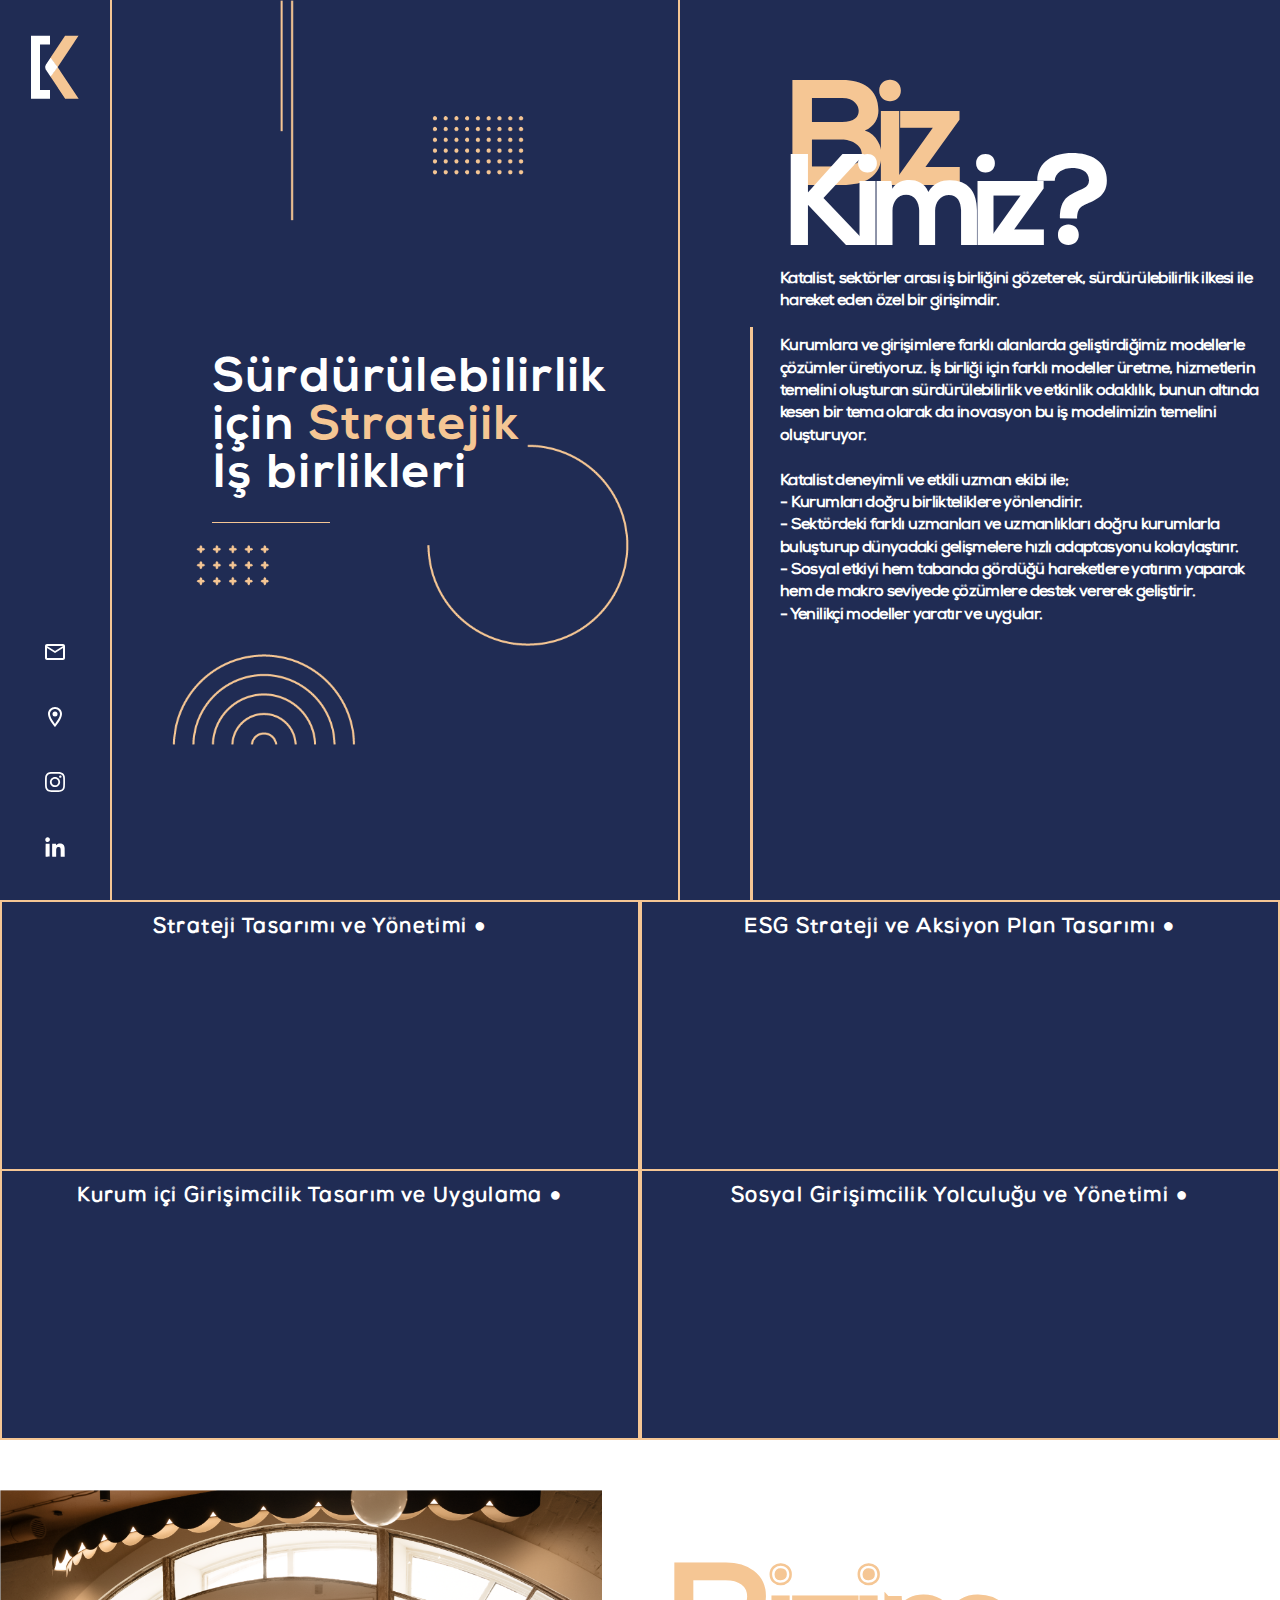
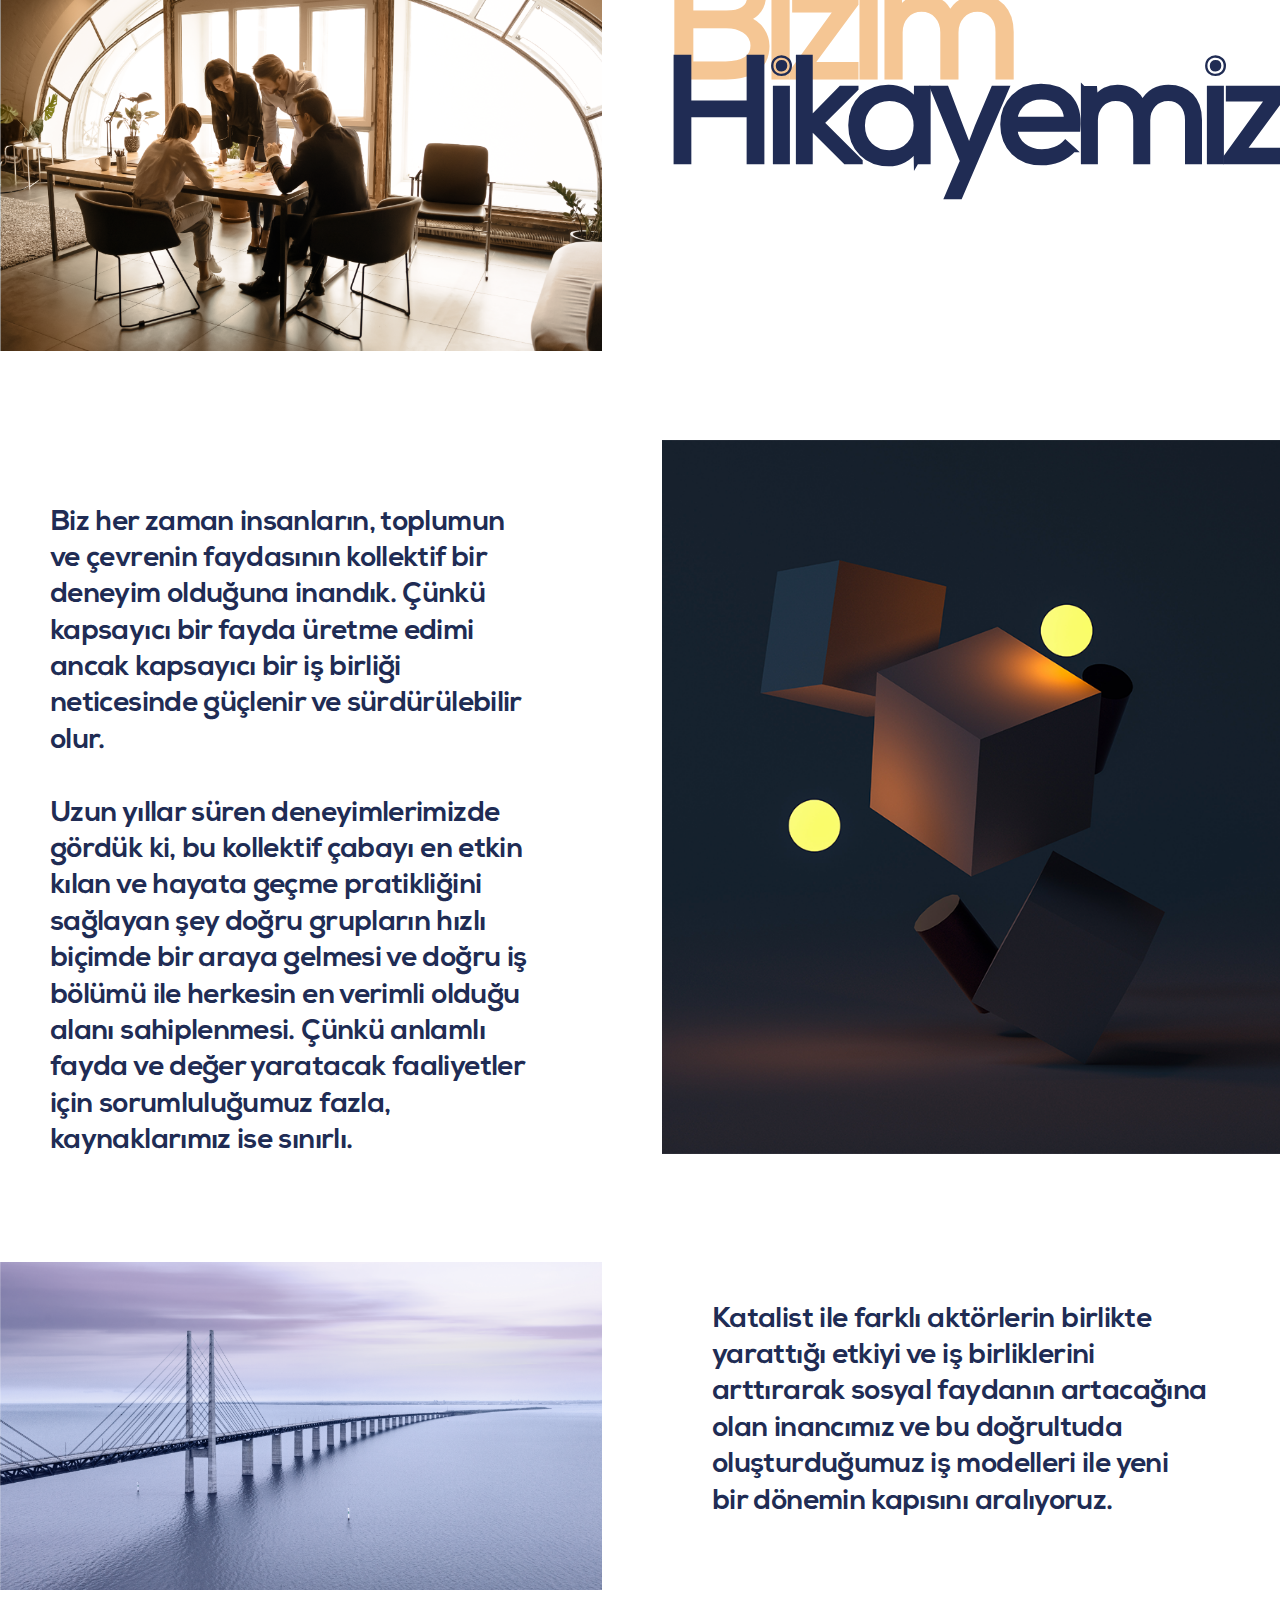
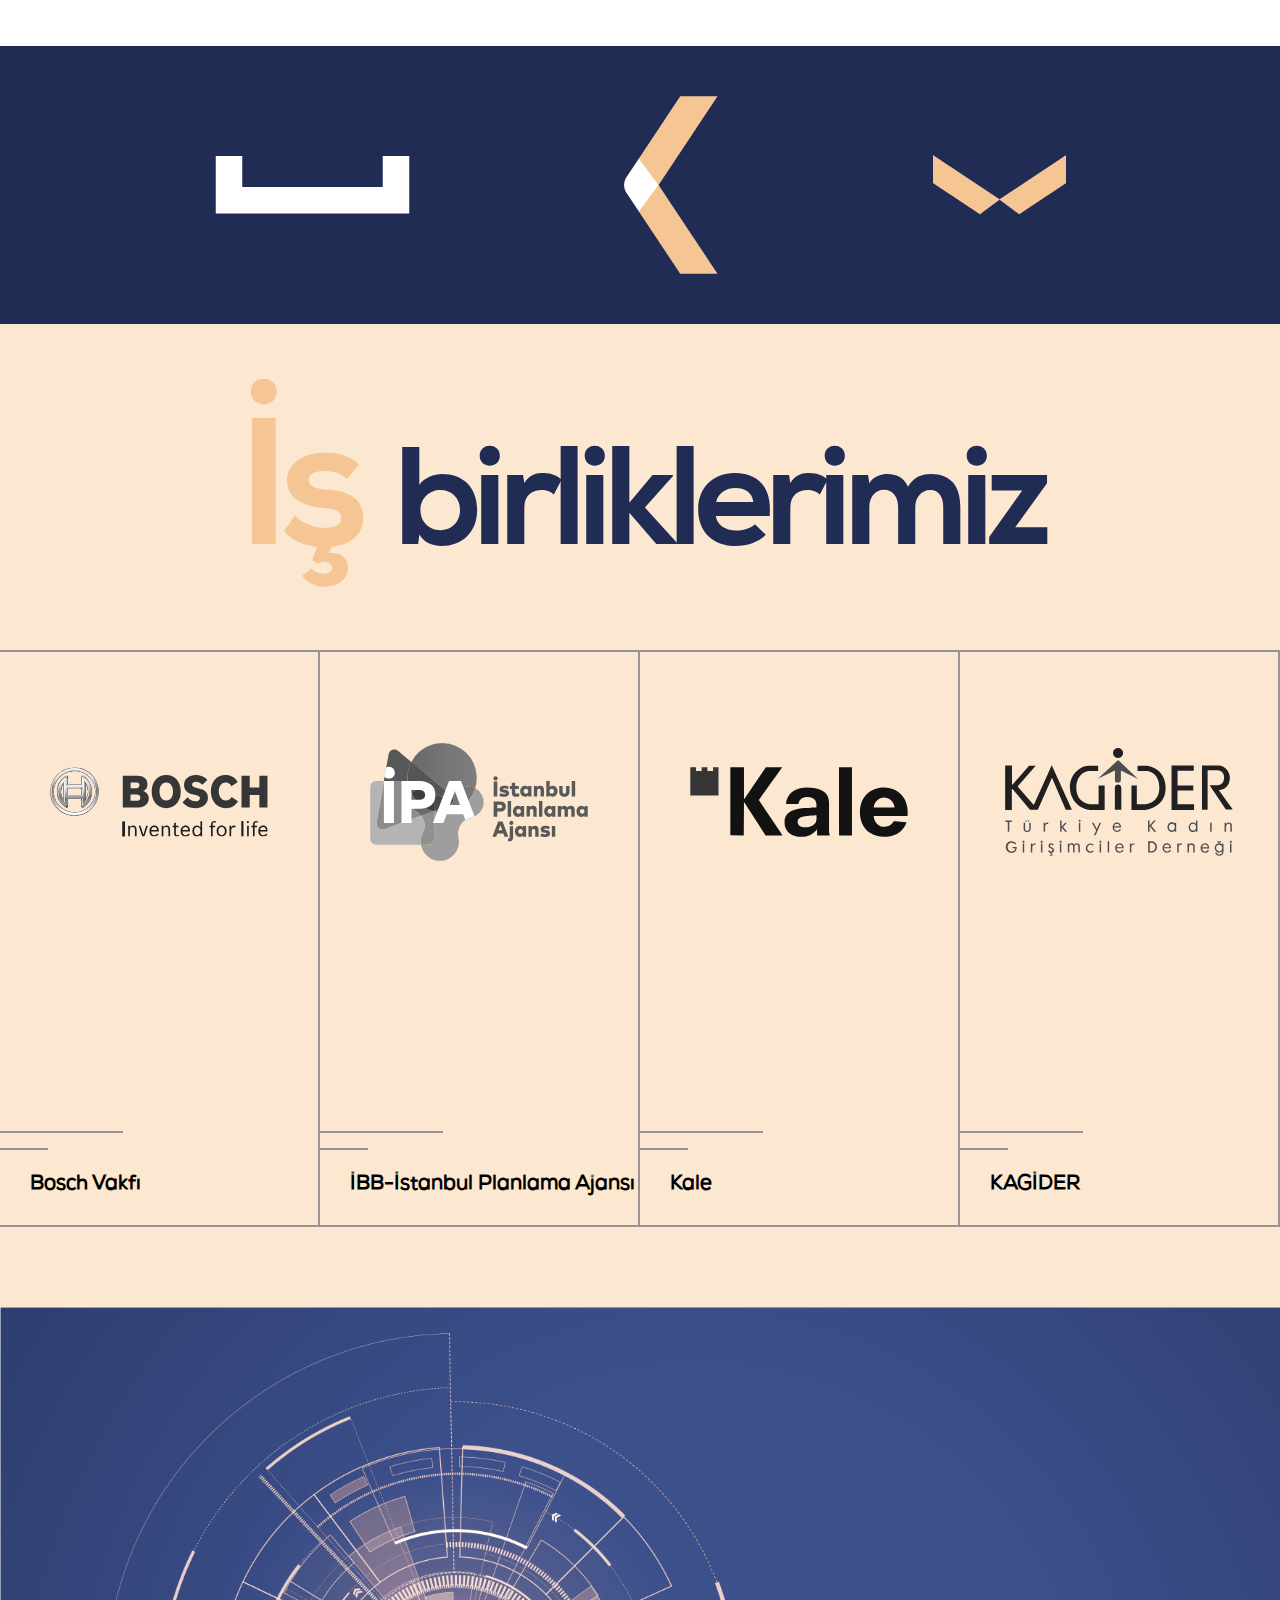
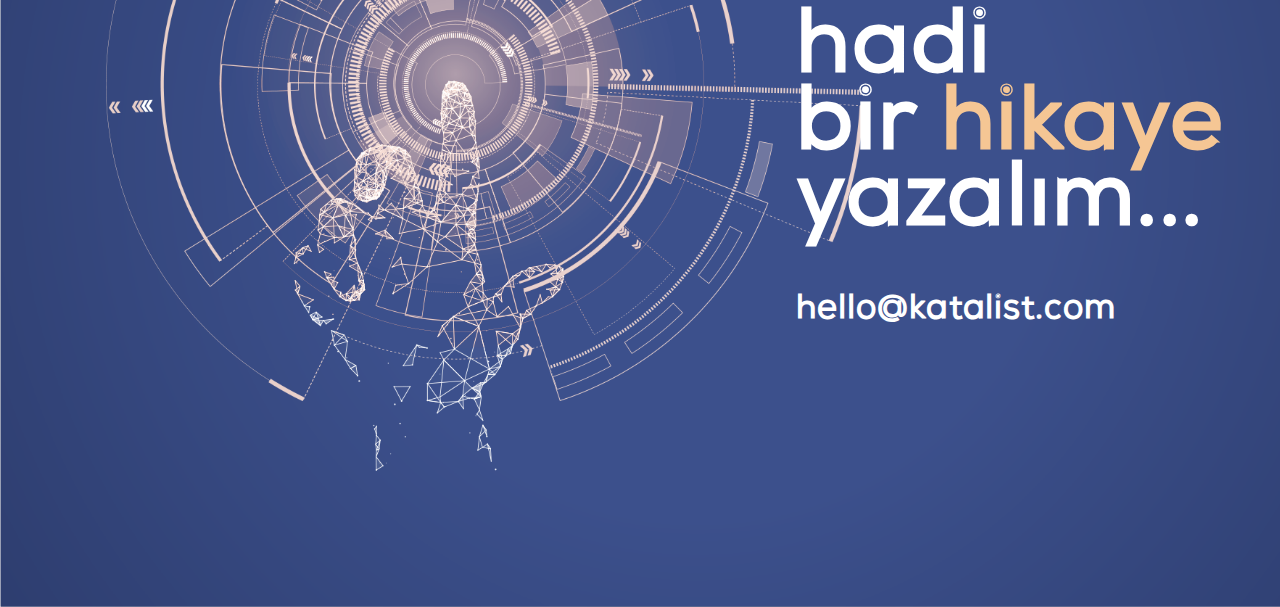
<file: index.html>
<!DOCTYPE html>
<html lang="tr">

<head>
    <meta charset="UTF-8">
    <title>Katalist</title>
    <meta http-equiv="X-UA-Compatible" content="IE=edge">
    <meta name="viewport" content="width=device-width, initial-scale=1.0">
    <link rel="stylesheet" href="./assets/css/bootstrap-grid.min.css">
    <link rel="stylesheet" href="style.css">
</head>

<body>
    <div class="container-fluid">
        <section id="main" class="main">
            <div class="left-menu">
                <div class="logo-container">
                    <img src="./assets/images/brands/logo-white.png" alt="">
                </div>
                <div class="contact-container">
                    <div class="item">
                        <a href="mailto:hello@katal.ist" ><img src="./assets/images/icons/email.svg" alt=""></a>
                    </div>
                    <div class="item">
                        <a href="https://goo.gl/maps/Kr6NARxHB39H1qFt7" target="_blank"><img src="./assets/images/icons/location.svg" alt=""></a>
                    </div>
                    <div class="item">
                        <a href="https://www.instagram.com/katalist_co/" target="_blank"><img src="./assets/images/icons/insta-disi.svg" alt=""></a>
                    </div>
                    <div class="item">
                        <a href="https://www.linkedin.com/company/katalistco" target="_blank"><img src="./assets/images/icons/linkedin-disi.svg" alt=""></a>
                    </div>
                </div>
            </div>
            <div class="main-section">
                <div class="slogan-container">
                    <div class="slogan-item">
                        <h1 class="header">
                            Sürdürülebilirlik<br> için <strong>Stratejik</strong><br> İş&nbsp;birlikleri
                        </h1>
                        <div class="divider"></div>
                        <p class="desc">

                        </p>
                    </div>
                </div>
                <div class="desc-container">
                    <div class="title-container">
                        <h1><strong>Biz</strong><br> Kimiz?</h1>
                    </div>
                    <p>
                        Katalist, sektörler arası iş birliğini gözeterek, sürdürülebilirlik ilkesi ile hareket eden özel
                        bir
                        girişimdir.<br><br>
                        Kurumlara ve girişimlere farklı alanlarda geliştirdiğimiz modellerle çözümler üretiyoruz. İş
                        birliği
                        için
                        farklı modeller üretme, hizmetlerin temelini oluşturan sürdürülebilirlik ve etkinlik odaklılık,
                        bunun
                        altında kesen bir tema olarak da inovasyon bu iş modelimizin temelini oluşturuyor.<br><br>

                        Katalist deneyimli ve etkili uzman ekibi ile; <br>

                        - Kurumları doğru birlikteliklere yönlendirir.<br>
                        - Sektördeki farklı uzmanları ve uzmanlıkları doğru kurumlarla buluşturup dünyadaki gelişmelere
                        hızlı adaptasyonu kolaylaştırır.<br>
                        - Sosyal etkiyi hem tabanda gördüğü hareketlere yatırım yaparak hem de makro seviyede çözümlere
                        destek vererek geliştirir. <br>
                        - Yenilikçi modeller yaratır ve uygular.
                    </p><br>
                    <p>

                    </p>
                </div>
            </div>

        </section>
        <section id="2" class="who-we-are">

            <div class="section-container">


                <div class="services-container">
                    <div class="item border-lr border-b border-t">
                        <p>
                            <b>Strateji Tasarımı ve Yönetimi</b>
                            <strong>●</strong>
                            <br>
                            <br>
                        </p>
                        <p>Paydaşlarımızın kendine özgü kurum kültürü ve farklı ihtiyaçları doğrultusunda sosyal
                            yatırım, sosyal sorumluluk programlarını, katılımlı dönüşüm çalışmaları olarak tasarlamakta
                            ve yönetmekteyiz. Sürdürülebilirlik ve KSS projeleri iletişimi konularında etkili adımlar
                            atılabilmesi ve sonuçlar alınabilmesi için de çözüm ortaklığı yapıyoruz.</p>

                    </div>
                    <div class="item border-lr border-b border-t">
                        <p>
                            <b>ESG Strateji ve Aksiyon Plan Tasarımı</b>
                            <strong>●</strong>
                            <br>
                            <br>
                        </p>
                        <p>Kurumların ESG (Çevresel, sosyal ve yönetişimsel) kriterleri çerçevesinde sürdürülebilir iş
                            modellerini benimserken, etkilerini genişletmelerini ve derinleşmelerini sağlayan strateji
                            ve aksiyon planı tasarlayarak, yönetiyoruz. Her kurumun Sürdürülebilir Kalkınma Hedefleri
                            doğrultusunda aksiyonlarına destek oluyoruz.</p>
                    </div>
                    <div class="item border-lr border-b">
                        <p>
                            <b>Kurum içi Girişimcilik Tasarım ve Uygulama</b>
                            <strong>●</strong>
                            <br><br>
                        </p>
                        <p>Her bir kurum için özelleştirilmiş, kurumun ve insan kaynağı yapısının ihtiyaçları
                            doğrultusunda, kurum kültürünün derinleşmesini sağlayacak değer yaratan ve etkisi yüksek
                            çalışmaların gerçekleşmesini sağlamaktayız.</p>
                    </div>
                    <div class="item border-lr border-b">
                        <p>
                            <b>Sosyal Girişimcilik Yolculuğu ve Yönetimi</b>
                            <strong>●</strong>
                            <br>
                            <br>
                        </p>
                        <p>Sosyal girişimcilerin veya toplumsal fayda odaklı yaratıcı proje üretenlere yönelik olarak
                            finansman kaynakları bulmaları için yönlendirirken, dönüşüm süreçlerinde ihtiyaçları olan
                            konular üzerinden uzmanlık desteği sunuyor ve destekliyoruz. Doğru kurumsal yapıları
                            oluşturmaları, programlamayı kurgulamalarında yol arkadaşlığı yapıyoruz.</p>
                    </div>
                </div>
            </div>
        </section>
        <section id="our-story" class="our-story">
            <div class="story-container">
                <div class="story-left-container">
                    <img src="./assets/images/people/katalist-1.png" alt="">
                    <div class="story-text-container">

                        <p>
                            Biz her zaman insanların, toplumun ve çevrenin faydasının kollektif bir deneyim olduğuna
                            inandık. Çünkü kapsayıcı bir fayda üretme edimi ancak kapsayıcı bir iş birliği neticesinde
                            güçlenir ve sürdürülebilir olur.<br><br>Uzun yıllar süren deneyimlerimizde gördük ki, bu
                            kollektif çabayı en etkin kılan ve hayata geçme
                            pratikliğini sağlayan şey doğru grupların hızlı biçimde bir araya gelmesi ve doğru iş bölümü
                            ile
                            herkesin en verimli olduğu alanı sahiplenmesi. Çünkü anlamlı fayda ve değer yaratacak
                            faaliyetler için sorumluluğumuz fazla, kaynaklarımız ise sınırlı.
                        </p>
                    </div>
                    <img src="./assets/images/people/katalist-3.png" alt="">
                </div>
                <div class="story-right-container">
                    <div class="story-title-container">
                        <h1><strong>Bizim</strong><br> Hikayemiz</h1>
                    </div>
                    <img src="./assets/images/people/katalist-2.png" alt="">
                    <div class="story-text-container">
                        <p>
                            Katalist ile farklı aktörlerin birlikte yarattığı etkiyi ve iş birliklerini arttırarak
                            sosyal faydanın artacağına olan inancımız ve bu doğrultuda oluşturduğumuz iş modelleri ile
                            yeni bir dönemin kapısını aralıyoruz.

                        </p>
                    </div>
                </div>
            </div>
        </section>
        <section id="logo-divider">
            <div class="logo-divider-container">
                <img src="./assets/images/brands/main-logo-1.png" alt="">
                <img src="./assets/images/brands/main-logo-3.png" alt="">
                <img src="./assets/images/brands/main-logo-2.png" alt="">
            </div>
        </section>
        <section id="2" class="our-collaborations">
            <div class="section-container-col">
                <div class="title-container-col">
                    <h1><strong>İş </strong>birliklerimiz</h1>
                </div>
                <div class="flex-container">
                    <div class="box"><a href="./collab-1.html"><img id="boximg3" src="./assets/images/our-brands/Bosch.svg"></a>
                        <hr class="hr1">
                        <hr class="hr2">
                        <h6>Bosch Vakfı</h6>
                    </div>
                    <div class="box"><a href="./collab-4.html"><img id="boximg1" src="./assets/images/our-brands/IPA.svg"></a>
                        <hr class="hr1">
                        <hr class="hr2">
                        <h6>İBB-İstanbul Planlama Ajansı</h6>
                    </div>
                    <div class="box"><a href="./collab-3.html"><img id="boximg2" src="./assets/images/our-brands/Kale.svg"></a>
                        <hr class="hr1">
                        <hr class="hr2">
                        <h6>Kale</h6>
                    </div>      
                    <div class="box"><a href="./collab-2.html"><img id="boximg4" src="./assets/images//our-brands/Kagider.svg"></a>
                        <hr class="hr1">
                        <hr class="hr2">
                        <h6>KAGİDER</h6>
                    </div>
                </div>
            </div>
        </section>

        <footer>
            <div class="footer-container">
                <div class="footer-slogan-container">
                    <p class="slogan-text">
                        hadi<br>
                        bir <strong>hikaye</strong><br>
                        yazalım...
                    </p>
                    <a href="mailto:hello@katalist.com">
                        <p>hello@katalist.com</p>
                    </a>
                </div>
            </div>

        </footer>
    </div>

    <script src="./assets/js/jquery-3.6.0.min.js"></script>
    <script src="./assets/js/bootstrap.min.js"></script>
    <script src="./main.js"></script>
</body>

</html>
</file>
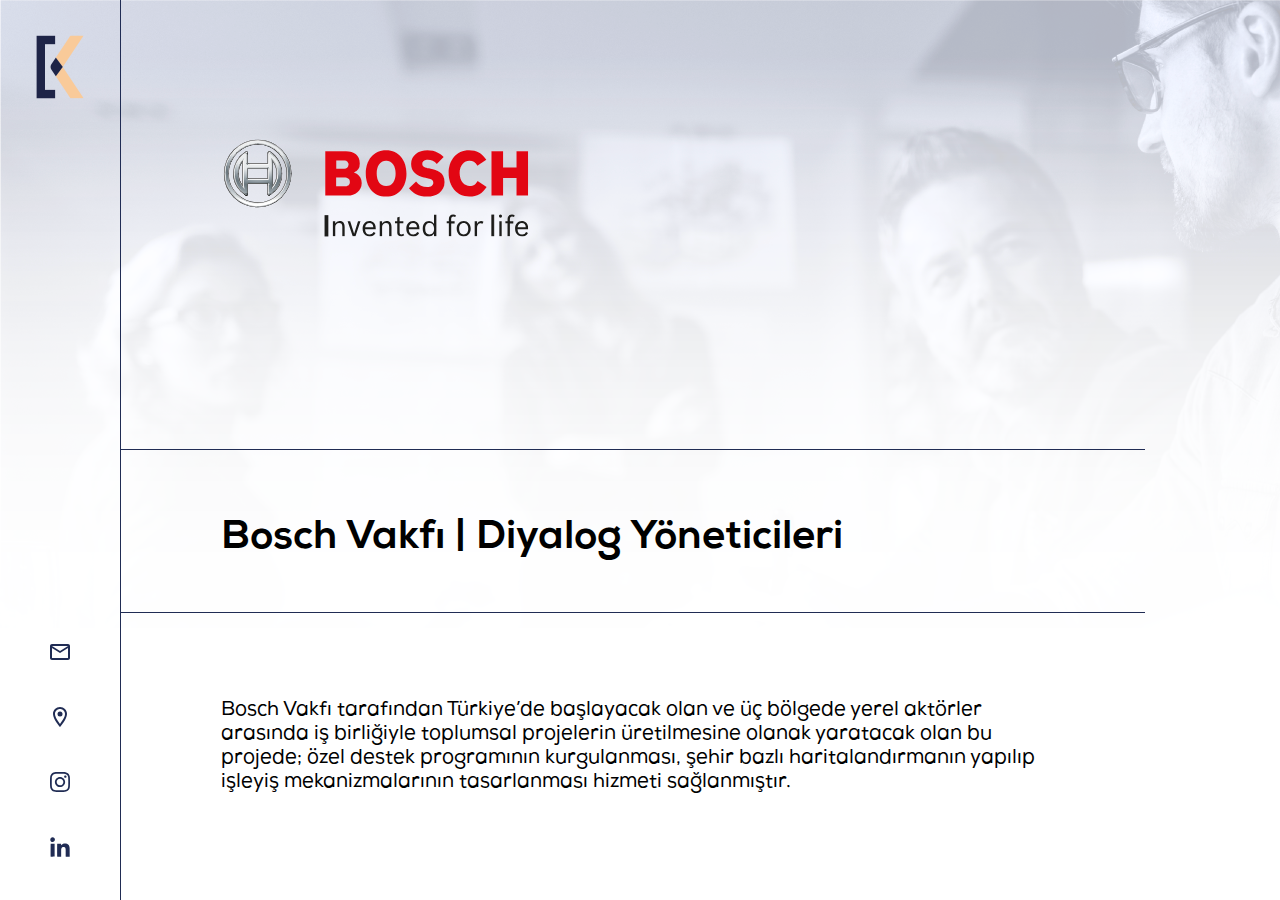
<file: collab-1.html>
<!DOCTYPE html>
<html lang="tr">
<head>
    <meta charset="UTF-8">
    <title>Katalist</title>
    <link rel="stylesheet" href="./assets/css/bootstrap-grid.min.css">
    <link rel="stylesheet" href="style.css">
</head>
<body>
<div class="container-fluid">
    <section id="main-collab" class="main-collab">
        <div class="left-menu">
            <div class="logo-container">
                <a href="./index.html"><img src="./assets/images/brands/logo-colour.png" alt=""></a>
            </div>
            <div class="contact-container">
                <div class="item">
                    <img src="./assets/images/icons/emailblue.svg" alt="">
                </div>
                <div class="item">
                    <img src="./assets/images/icons/locationblue.svg" alt="">
                </div>
                <div class="item">
                    <img src="./assets/images/icons/insta.svg" alt="">
                </div>
                <div class="item">
                    <img src="./assets/images/icons/linkedin.svg" alt="">
                </div>
            </div>
        </div>
        <div class="collab-container-main">
            <div class="collab-item">
                <img src="./assets/images/our-brands/Bosch.svg" alt="">                
            </div> 
            <br>
            <div style="width: 100%; height: 1px; background-color: #202c54;"></div>
            <div class="collab-container">
                <div class="collab-item">
                    <br>
                <h1 id="collab-h1">Bosch Vakfı | Diyalog Yöneticileri</h1>  
                </div>
            </div>
            <div style="width: 100%; height: 1px; background-color: #202c54;"></div>
            <div class="collab-container">
                <div class="collab-item">
                    <br><br>
                <p>Bosch Vakfı tarafından Türkiye’de başlayacak olan ve üç bölgede yerel aktörler arasında iş birliğiyle toplumsal projelerin üretilmesine olanak yaratacak olan bu projede; özel destek programının kurgulanması, şehir bazlı haritalandırmanın yapılıp işleyiş mekanizmalarının tasarlanması hizmeti sağlanmıştır.
</p><br><br><br>
                        
                </div>
            </div>
            
    </section>
</div>

<script src="./assets/js/jquery-3.6.0.min.js"></script>
<script src="./assets/js/bootstrap.min.js"></script>
</body>
</html>
</file>
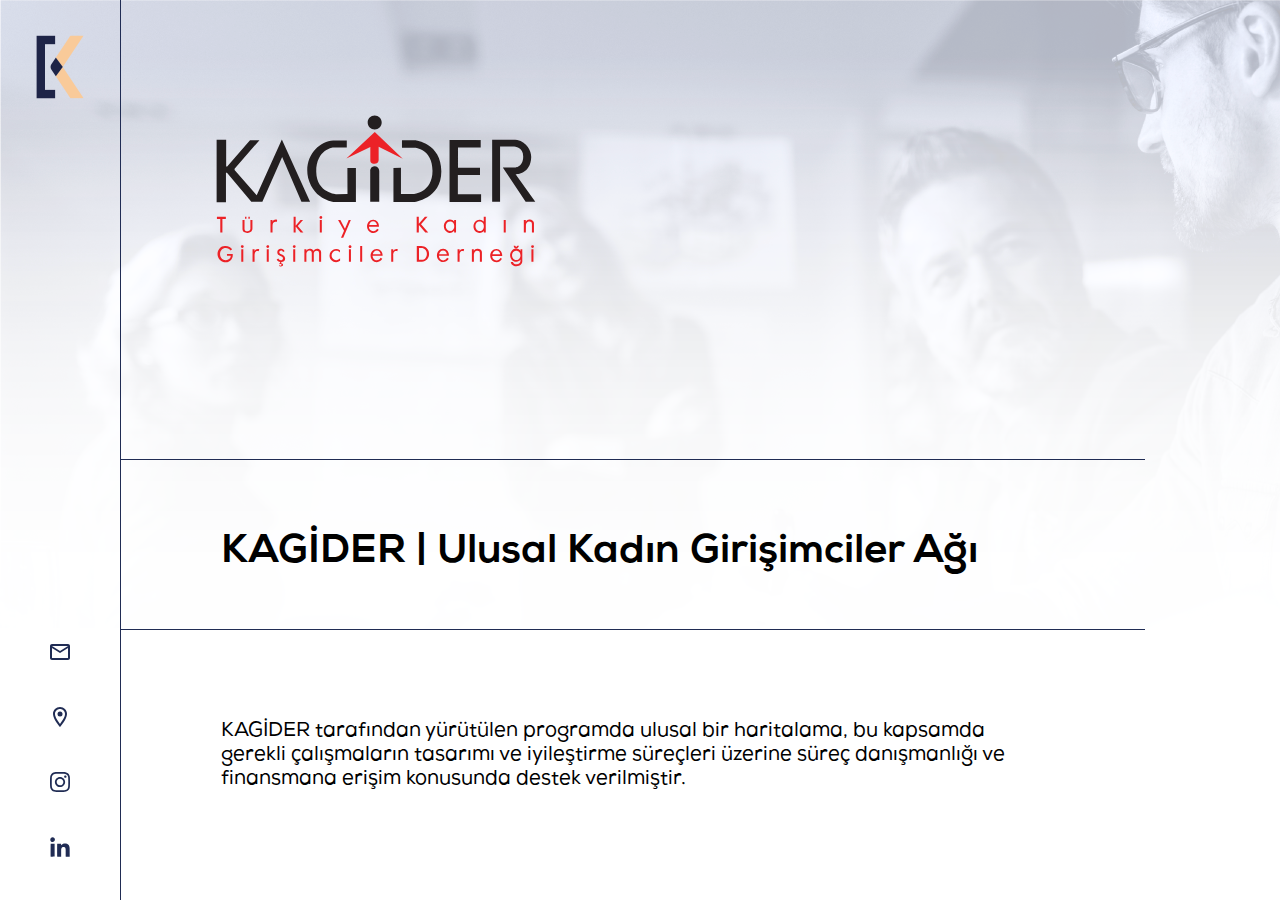
<file: collab-2.html>
<!DOCTYPE html>
<html lang="tr">
<head>
    <meta charset="UTF-8">
    <title>Katalist</title>
    <link rel="stylesheet" href="./assets/css/bootstrap-grid.min.css">
    <link rel="stylesheet" href="style.css">
</head>
<body>
<div class="container-fluid">
    <section id="main-collab" class="main-collab">
        <div class="left-menu">
            <div class="logo-container">
                <a href="./index.html"><img src="./assets/images/brands/logo-colour.png" alt=""></a>
            </div>
            <div class="contact-container">
                <div class="item">
                    <img src="./assets/images/icons/emailblue.svg" alt="">
                </div>
                <div class="item">
                    <img src="./assets/images/icons/locationblue.svg" alt="">
                </div>
                <div class="item">
                    <img src="./assets/images/icons/insta.svg" alt="">
                </div>
                <div class="item">
                    <img src="./assets/images/icons/linkedin.svg" alt="">
                </div>
            </div>
        </div>
        <div class="collab-container-main">
            <div class="collab-item">
                <img src="./assets/images/our-brands/Kagider.svg" alt="">                
            </div> 
            <br>
            <div style="width: 100%; height: 1px; background-color: #202c54;"></div>
            <div class="collab-container">
                <div class="collab-item">
                    <br>
                <h1 id="collab-h1">KAGİDER | Ulusal Kadın Girişimciler Ağı</h1>  
                </div>
            </div>
            <div style="width: 100%; height: 1px; background-color: #202c54;"></div>
            <div class="collab-container">
                <div class="collab-item">
                    <br><br>
                <p>KAGİDER tarafından yürütülen programda ulusal bir haritalama, bu kapsamda gerekli çalışmaların tasarımı ve iyileştirme süreçleri üzerine süreç danışmanlığı ve finansmana erişim konusunda destek verilmiştir.</p><br><br><br>
                        
                </div>
            </div>
            
    </section>
</div>

<script src="./assets/js/jquery-3.6.0.min.js"></script>
<script src="./assets/js/bootstrap.min.js"></script>
</body>
</html>
</file>
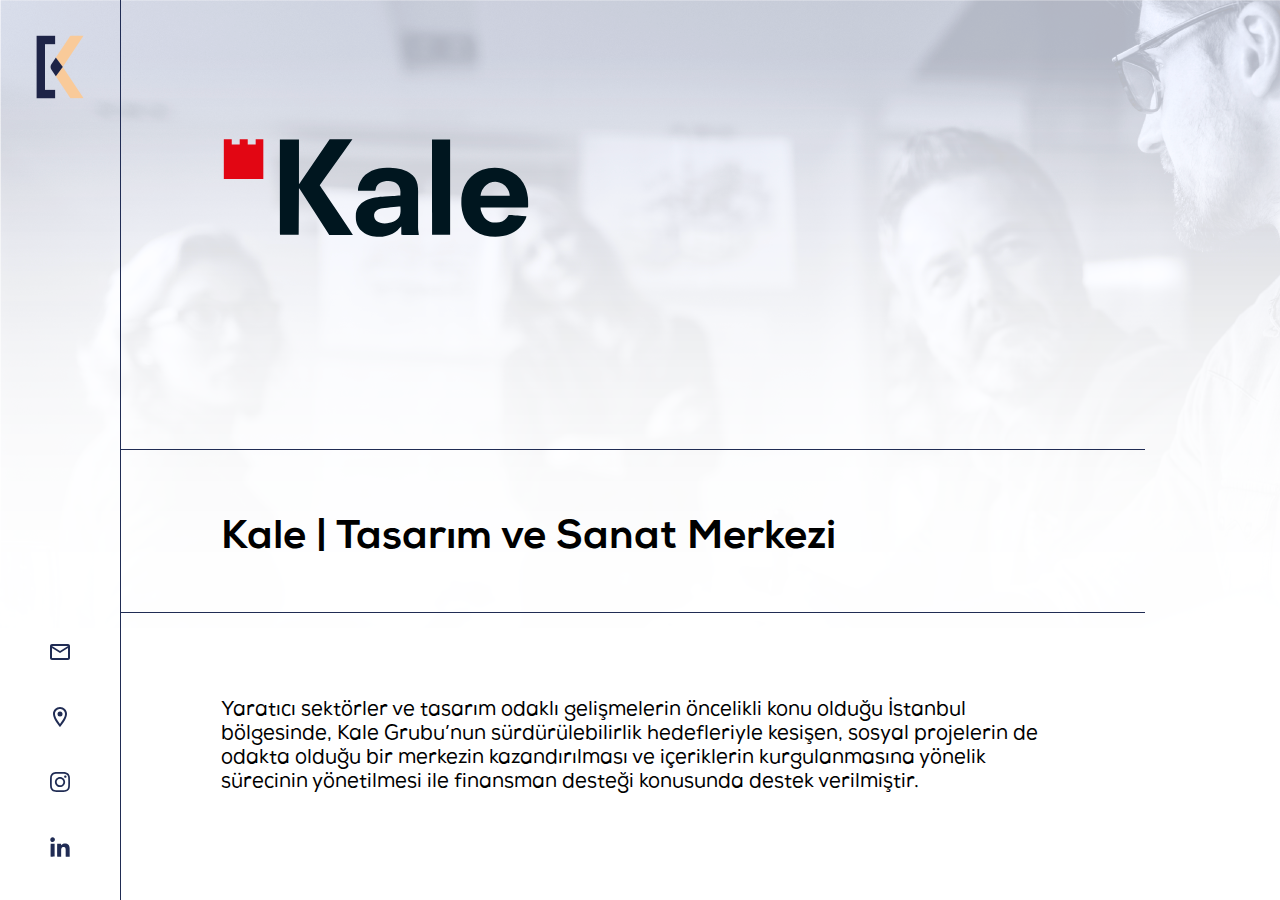
<file: collab-3.html>
<!DOCTYPE html>
<html lang="tr">
<head>
    <meta charset="UTF-8">
    <title>Katalist</title>
    <link rel="stylesheet" href="./assets/css/bootstrap-grid.min.css">
    <link rel="stylesheet" href="style.css">
</head>
<body>
<div class="container-fluid">
    <section id="main-collab" class="main-collab">
        <div class="left-menu">
            <div class="logo-container">
                <a href="./index.html"><img src="./assets/images/brands/logo-colour.png" alt=""></a>
            </div>
            <div class="contact-container">
                <div class="item">
                    <img src="./assets/images/icons/emailblue.svg" alt="">
                </div>
                <div class="item">
                    <img src="./assets/images/icons/locationblue.svg" alt="">
                </div>
                <div class="item">
                    <img src="./assets/images/icons/insta.svg" alt="">
                </div>
                <div class="item">
                    <img src="./assets/images/icons/linkedin.svg" alt="">
                </div>
            </div>
        </div>
        <div class="collab-container-main">
            <div class="collab-item">
                <img src="./assets/images/our-brands/Kale.svg" alt="">                
            </div> 
            <br>
            <div style="width: 100%; height: 1px; background-color: #202c54;"></div>
            <div class="collab-container">
                <div class="collab-item">
                    <br>
                <h1 id="collab-h1">Kale | Tasarım ve Sanat Merkezi</h1>  
                </div>
            </div>
            <div style="width: 100%; height: 1px; background-color: #202c54;"></div>
            <div class="collab-container">
                <div class="collab-item">
                    <br><br>
                <p>Yaratıcı sektörler ve tasarım odaklı gelişmelerin öncelikli konu olduğu İstanbul bölgesinde, Kale Grubu’nun sürdürülebilirlik hedefleriyle kesişen, sosyal projelerin de odakta olduğu bir merkezin kazandırılması ve içeriklerin kurgulanmasına yönelik sürecinin yönetilmesi ile finansman desteği konusunda destek verilmiştir.</p><br><br><br>
                        
                </div>
            </div>
            
    </section>
</div>

<script src="./assets/js/jquery-3.6.0.min.js"></script>
<script src="./assets/js/bootstrap.min.js"></script>
</body>
</html>
</file>
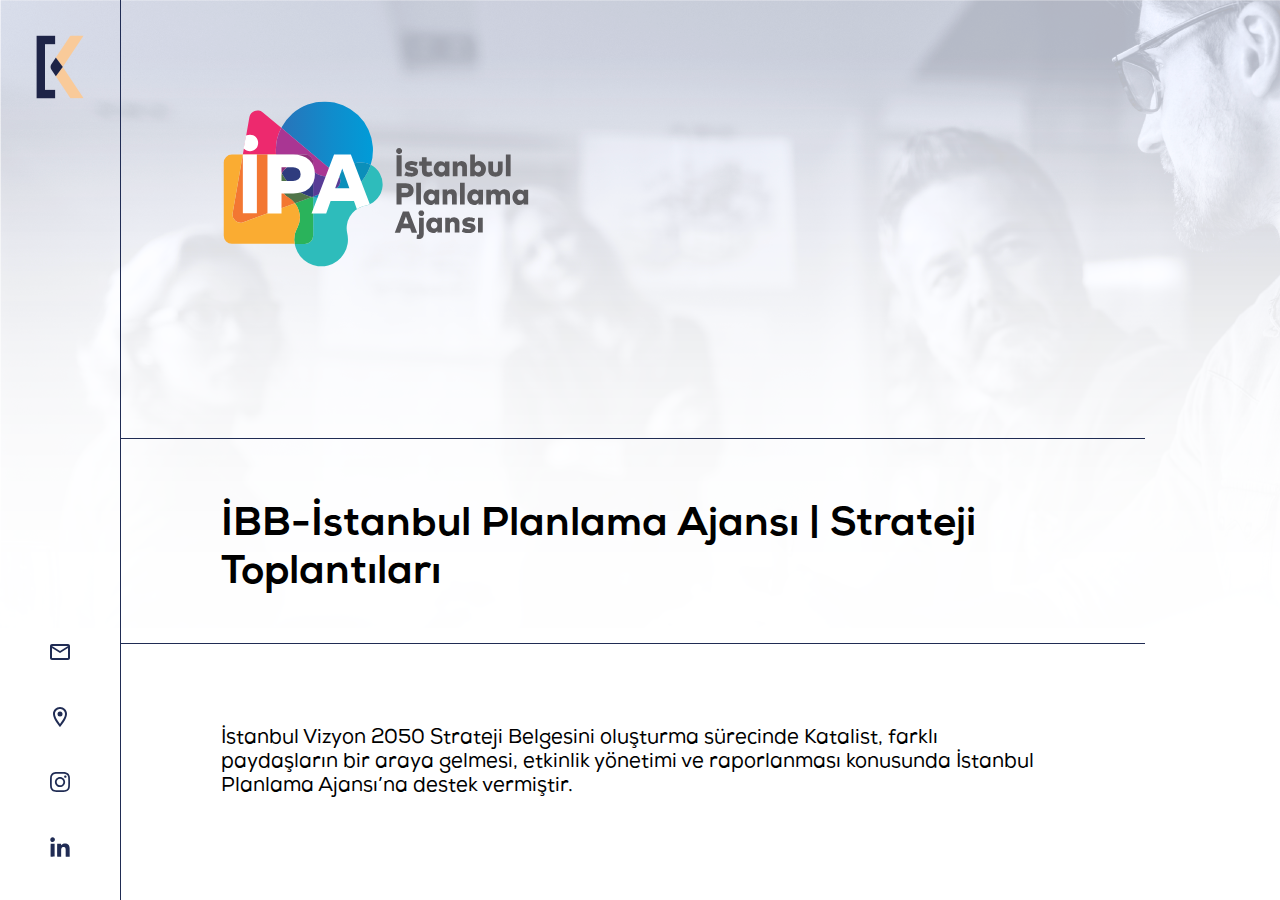
<file: collab-4.html>
<!DOCTYPE html>
<html lang="tr">
<head>
    <meta charset="UTF-8">
    <title>Katalist</title>
    <link rel="stylesheet" href="./assets/css/bootstrap-grid.min.css">
    <link rel="stylesheet" href="style.css">
</head>
<body>
<div class="container-fluid">
    <section id="main-collab" class="main-collab">
        <div class="left-menu">
            <div class="logo-container">
                <a href="./index.html"><img src="./assets/images/brands/logo-colour.png" alt=""></a>
            </div>
            <div class="contact-container">
                <div class="item">
                    <img src="./assets/images/icons/emailblue.svg" alt="">
                </div>
                <div class="item">
                    <img src="./assets/images/icons/locationblue.svg" alt="">
                </div>
                <div class="item">
                    <img src="./assets/images/icons/insta.svg" alt="">
                </div>
                <div class="item">
                    <img src="./assets/images/icons/linkedin.svg" alt="">
                </div>
            </div>
        </div>
        <div class="collab-container-main">
            <div class="collab-item">
                <img src="./assets/images/our-brands/IPA.svg" alt="">                
            </div> 
            <br>
            <div style="width: 100%; height: 1px; background-color: #202c54;"></div>
            <div class="collab-container">
                <div class="collab-item">
                    <br>
                <h1 id="collab-h1">İBB-İstanbul Planlama Ajansı | Strateji Toplantıları</h1>  
                </div>
            </div>
            <div style="width: 100%; height: 1px; background-color: #202c54;"></div>
            <div class="collab-container">
                <div class="collab-item">
                    <br><br>
                <p>İstanbul Vizyon 2050 Strateji Belgesini oluşturma sürecinde Katalist, farklı paydaşların bir araya gelmesi, etkinlik yönetimi ve raporlanması konusunda İstanbul Planlama Ajansı’na destek vermiştir.</p><br><br><br>
                        
                </div>
            </div>
            
    </section>
</div>

<script src="./assets/js/jquery-3.6.0.min.js"></script>
<script src="./assets/js/bootstrap.min.js"></script>
</body>
</html>
</file>
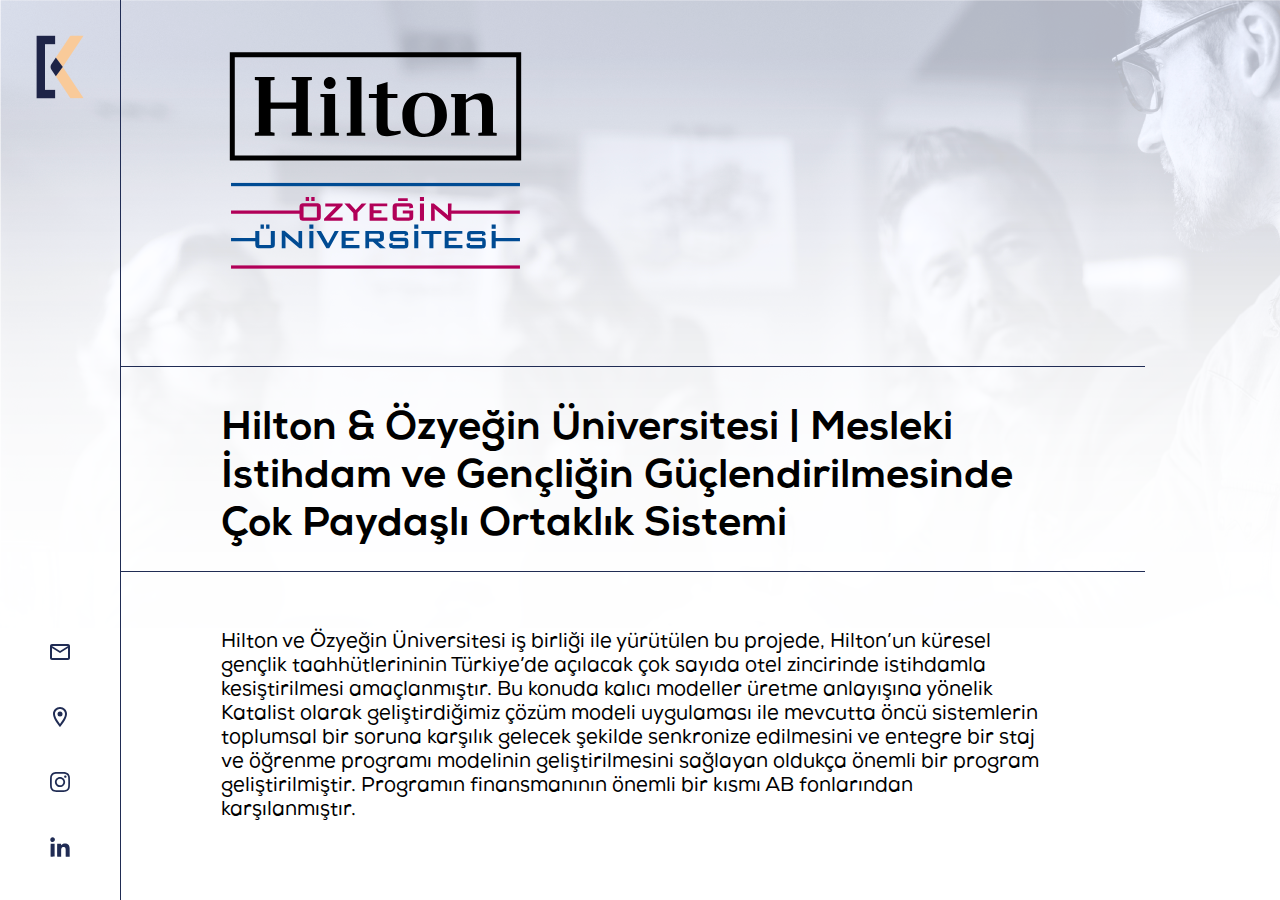
<file: collab-5.html>
<!DOCTYPE html>
<html lang="tr">
<head>
    <meta charset="UTF-8">
    <title>Katalist</title>
    <link rel="stylesheet" href="./assets/css/bootstrap-grid.min.css">
    <link rel="stylesheet" href="style.css">
</head>
<body>
<div class="container-fluid">
    <section id="main-collab" class="main-collab">
        <div class="left-menu">
            <div class="logo-container">
                <a href="./index.html"><img src="./assets/images/brands/logo-colour.png" alt=""></a>
            </div>
            <div class="contact-container">
                <div class="item">
                    <a href="mailto:hello@katal.ist" ><img src="./assets/images/icons/emailblue.svg" alt=""></a>
                </div>
                <div class="item">
                    <a href="https://goo.gl/maps/Kr6NARxHB39H1qFt7" target="_blank"><img src="./assets/images/icons/locationblue.svg" alt=""></a>
                </div>
                <div class="item">
                    <a href="https://www.instagram.com/katalist_co/" target="_blank"><img src="./assets/images/icons/insta.svg" alt=""></a>
                </div>
                <div class="item">
                    <a href="https://www.linkedin.com/company/katalistco" target="_blank"><img src="./assets/images/icons/linkedin.svg" alt=""></a>
                </div>
            </div>
        </div>
        <div class="collab-container-main">
            <div class="collab-item">
                <img src="./assets/images/our-brands/Hilton-Ozyegin.svg" alt="">                
            </div> 
            <br>
            <div style="width: 100%; height: 1px; background-color: #202c54;"></div>
            <div class="collab-container">
                <div class="collab-item">
                    <br>
                <h1 id="collab-special">Hilton & Özyeğin Üniversitesi | Mesleki İstihdam ve Gençliğin Güçlendirilmesinde Çok Paydaşlı Ortaklık Sistemi</h1>  
                </div>
            </div>
            <div style="width: 100%; height: 1px; background-color: #202c54;"></div>
            <div class="collab-container">
                <div class="collab-item">
                    <br><br>
                <p>Hilton ve Özyeğin Üniversitesi iş birliği ile yürütülen bu projede, Hilton’un küresel gençlik taahhütlerininin Türkiye’de açılacak çok sayıda otel zincirinde istihdamla kesiştirilmesi amaçlanmıştır.  Bu konuda kalıcı modeller üretme anlayışına yönelik Katalist olarak geliştirdiğimiz çözüm modeli uygulaması ile mevcutta öncü sistemlerin toplumsal bir soruna karşılık gelecek şekilde senkronize edilmesini ve entegre bir staj ve öğrenme programı modelinin geliştirilmesini sağlayan  oldukça önemli bir program geliştirilmiştir. Programın finansmanının önemli bir kısmı AB fonlarından karşılanmıştır.</p><br><br><br>
                        
                </div>
            </div>
            
    </section>
</div>

<script src="./assets/js/jquery-3.6.0.min.js"></script>
<script src="./assets/js/bootstrap.min.js"></script>
</body>
</html>
</file>
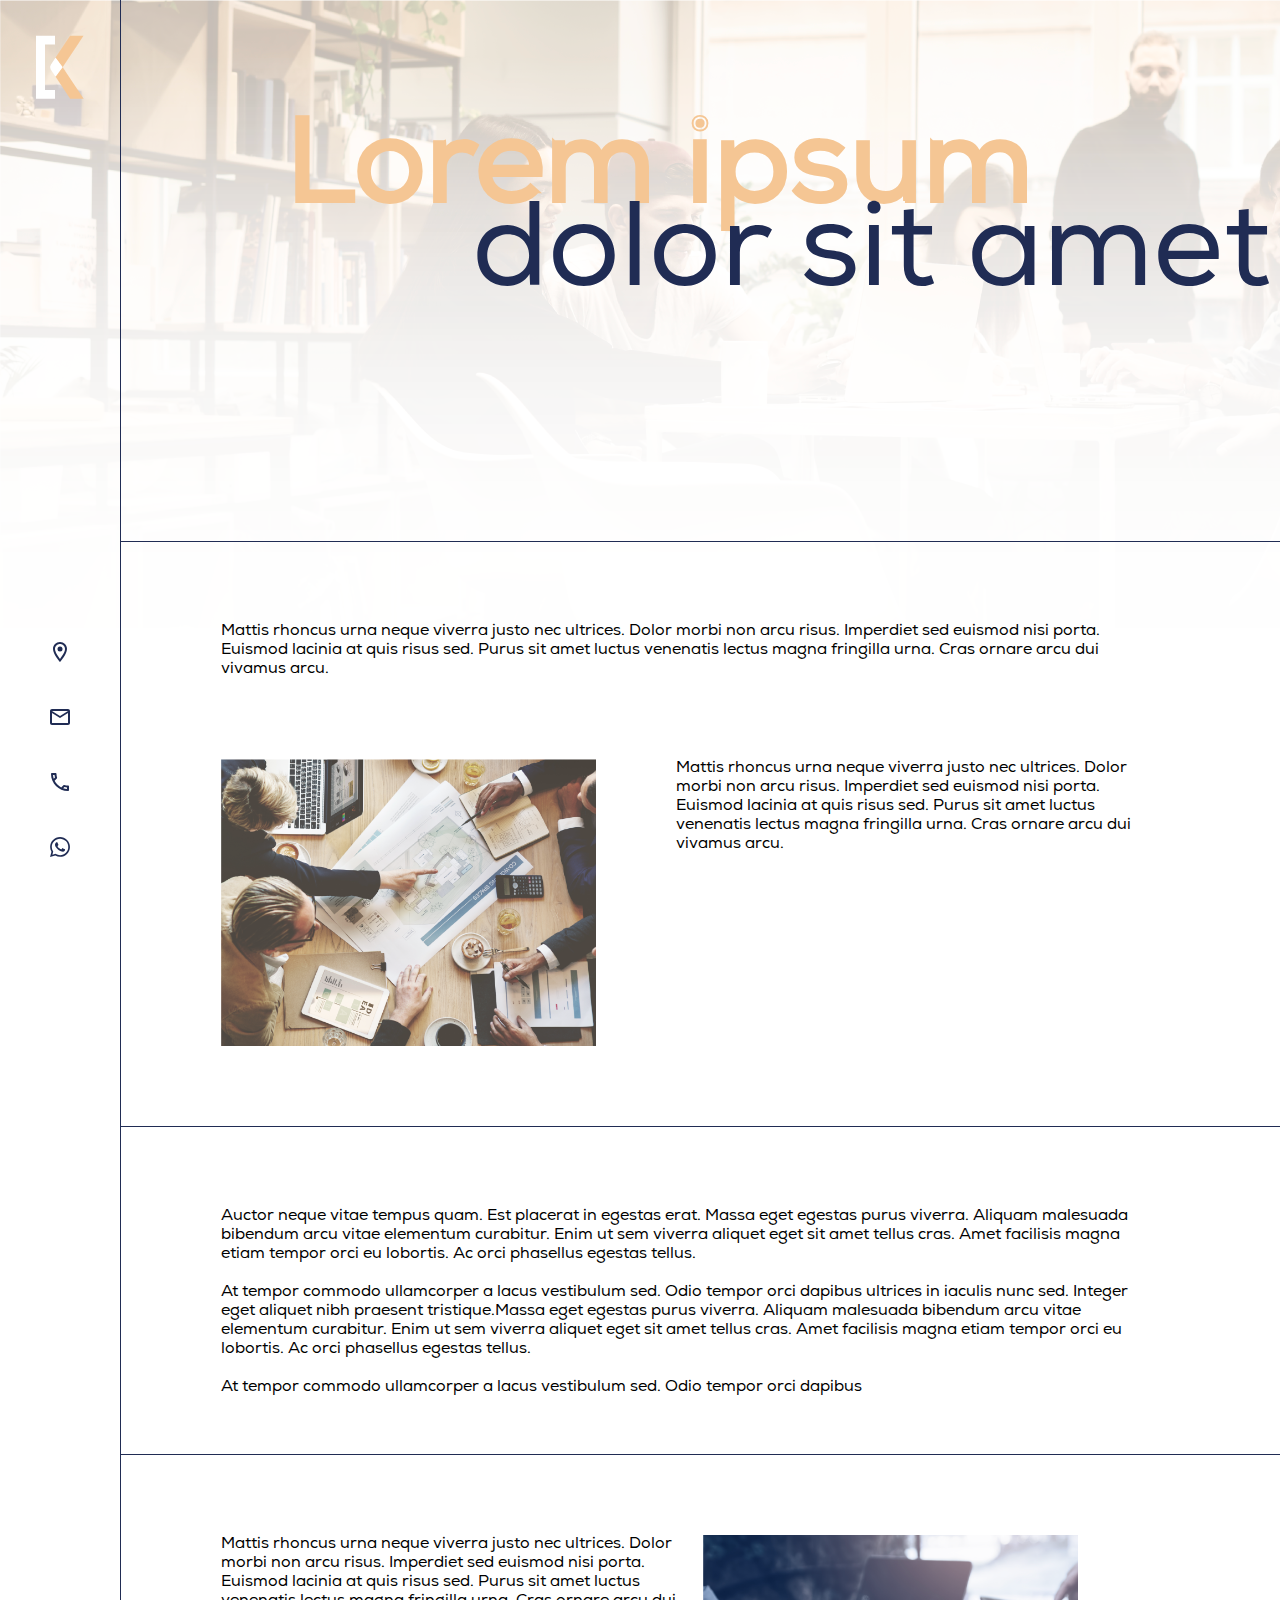
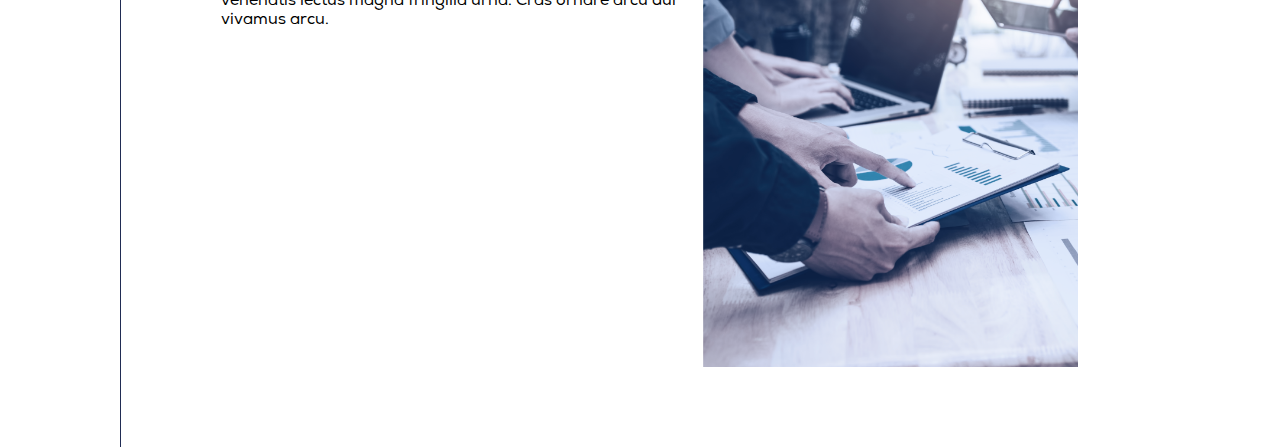
<file: whoweare.html>
<!DOCTYPE html>
<html lang="tr">
<head>
    <meta charset="UTF-8">
    <title>Katalist</title>
    <link rel="stylesheet" href="./assets/css/bootstrap-grid.min.css">
    <link rel="stylesheet" href="style.css">
</head>
<body>
<div class="container-fluid">
    <section id="main-who" class="main-who">
        <div class="left-menu">
            <div class="logo-container">
                <img src="./assets/images/brands/logo-white.png" alt="">
            </div>
            <div class="contact-container">
                <div class="item">
                    <img src="./assets/images/icons/locationblue.svg" alt="">
                </div>
                <div class="item">
                    <img src="./assets/images/icons/emailblue.svg" alt="">
                </div>
                <div class="item">
                    <img src="./assets/images/icons/phoneblue.svg" alt="">
                </div>
                <div class="item">
                    <img src="./assets/images/icons/whatsappblue.svg" alt="">
                </div>
            </div>
        </div>
        <div class="collab-container-who">
            <div class="collab-item">
                <div class="who-title-container">
                    <h1><strong>Lorem ipsum</strong><br>&nbsp;&nbsp;&nbsp;&nbsp;&nbsp; dolor sit amet</h1>
                </div>             
            </div> 
            <br>
            <div style="width: 5000px; height: 1px; background-color: #202c54;"></div>
            <div class="collab-container">
                <div class="who-item">
                <p>Mattis rhoncus urna neque viverra justo nec ultrices. Dolor morbi non arcu risus. Imperdiet sed euismod nisi porta. Euismod lacinia at quis risus sed. Purus sit amet luctus venenatis lectus magna fringilla urna. Cras ornare arcu dui vivamus arcu. </p>  
                </div>
                <div class="who-item">
                <img id="whopic2" src="./assets/images/people/who2.png">
                <p>Mattis rhoncus urna neque viverra justo nec ultrices. Dolor morbi non arcu risus. Imperdiet sed euismod nisi porta. Euismod lacinia at quis risus sed. Purus sit amet luctus venenatis lectus magna fringilla urna. Cras ornare arcu dui vivamus arcu. </p>  
                </div>
            </div>
            <div style="width: 5000px; height: 1px; background-color: #202c54;"></div>
            <div class="collab-container">
                <div class="who-item">
                <p>Auctor neque vitae tempus quam. Est placerat in egestas erat. Massa eget egestas purus viverra. Aliquam malesuada bibendum arcu vitae elementum curabitur. Enim ut sem viverra aliquet eget sit amet tellus cras. Amet facilisis magna etiam tempor orci eu lobortis. Ac orci phasellus egestas tellus.<br><br>
                    At tempor commodo ullamcorper a lacus vestibulum sed. Odio tempor orci dapibus ultrices in iaculis nunc sed. Integer eget aliquet nibh praesent tristique.Massa eget egestas purus viverra. Aliquam malesuada bibendum arcu vitae elementum curabitur. Enim ut sem viverra aliquet eget sit amet tellus cras. Amet facilisis magna etiam tempor orci eu lobortis. Ac orci phasellus egestas tellus.<br><br>
                    At tempor commodo ullamcorper a lacus vestibulum sed. Odio tempor orci dapibus  </p><br><br><br>
                    
                </div>
            </div>
            <div style="width: 5000px; height: 1px; background-color: #202c54;"></div>
            <div class="collab-container">
                <div class="who-item">
                </div>
                <div class="who-item">
                <img id="whopic1" src="./assets/images/people/who1.png">
                <p>Mattis rhoncus urna neque viverra justo nec ultrices. Dolor morbi non arcu risus. Imperdiet sed euismod nisi porta. Euismod lacinia at quis risus sed. Purus sit amet luctus venenatis lectus magna fringilla urna. Cras ornare arcu dui vivamus arcu. </p>  
                </div>
            </div>
    </section>
</div>

<script src="./assets/js/jquery-3.6.0.min.js"></script>
<script src="./assets/js/bootstrap.min.js"></script>
</body>
</html>
</file>
<file: style.css>
@font-face {
    font-family: 'nexa-bold';
    font-weight: normal;
    font-style: normal;
    src: url(./assets/fonts/nexa-bold.otf);
}

@font-face {
    font-family: 'nexa-black';
    font-weight: normal;
    font-style: normal;
    src: url(./assets/fonts/nexa-black.otf);
}

@font-face {
    font-family: 'nexa-regular';
    font-weight: normal;
    font-style: normal;
    src: url(./assets/fonts/nexa-regular.otf);
}

@font-face {
    font-family: 'nexa-light';
    font-weight: normal;
    font-style: normal;
    src: url(./assets/fonts/nexa-light.otf);
}

:root {
    --blue-color: #202c54;
    --white-color: #fff;
    --yellow-color: #f5c694;
    --slogan-left-space: 100px
}

html,
body {
    height: 100%;
    /*background: white;*/
    scroll-behavior: smooth;
    /*overflow-x: hidden;*/
}

body {
    margin: 0;
    font-family: 'nexa-regular', sans-serif;
    transition: 0.1s linear;
    -webkit-font-feature-settings: 'liga';
    -webkit-font-smoothing: antialiased;
}

h1,
h2,
h3,
h4,
h5,
h6,
span,
p {
    margin: 0;
}

a {
    text-decoration: none;
    color: inherit;
}

a:hover {
    text-decoration: none;
    color: inherit;
}

/* Main Start */

.main {
    height: 100vh;
    background-color: var(--blue-color);
    display: flex;
}

.main-collab {
    height: 100vh;
    background: url(./assets/images/background/slider-2.png);
    background-repeat: no-repeat;
    display: flex;
}

.main-who {
    background: url(./assets/images/background/slider-1.png);
    background-repeat: no-repeat;
    display: flex;
    height: auto;

}

.left-menu {
    height: 100vh;
    width: 120px;
    display: flex;
    flex-direction: column;
    align-items: center;
    justify-content: space-between;
}

.left-menu:after {
    display: block;
    position: absolute;
    height: 100%;
    width: 3px;
    background-color: var(--yellow-color);
}

.main-section {
    width: 100%;
    display: flex;

}

.logo-container {
    margin-top: 35px;
    /* animation: myAnim 2.5s linear 0s infinite normal forwards ; */

}

@keyframes myAnim {
    0% {
        opacity: 1;
    }

    50% {
        opacity: 0.2;
    }

    100% {
        opacity: 1;
    }
}

.contact-container .item {
    margin-bottom: 35px;
}

.slogan-container {
    background: transparent url("./assets/images/background/main-left-background.png") no-repeat;
    background-size: contain;
    display: flex;
    width: 40.2%;
    flex-wrap: wrap;
    align-content: center;
    align-items: center;
    border-left: 2px solid var(--yellow-color);
    border-right: 2px solid var(--yellow-color);

}

@keyframes bg-anim {
    0% {
        background-position: 110px 10px;
    }

    25% {
        background-position: 105px 70px;
    }

    50% {
        background-position: 150px 40px;
    }

    75% {
        background-position: 110px 30px;
    }

    100% {
        background-position: 110px 10px;
    }
}

.slogan-container .slogan-item {
    padding-left: var(--slogan-left-space);
}

.slogan-container .header {
    position: relative;
    width: min-content;
    font-family: 'nexa-bold', sans-serif;
    font-size: 80px;
    line-height: 1;
    font-weight: 900;
    letter-spacing: 1.36px;
    color: var(--white-color);
}

.slogan-container .divider {
    height: 1px;
    width: 30%;
    background-color: var(--yellow-color);
    margin: 20px 0;
}

.slogan-container .header strong {
    color: var(--yellow-color);
}

.slogan-container .desc {
    font-size: 20px;
    line-height: 1.52;
    letter-spacing: 0.34px;
    color: var(--white-color);
    margin-top: 10px;
}

.services-container {

    display: flex;
    flex-wrap: wrap;
}

.services-container .item {
    width: calc(50% - 4px);
    display: flex;
    flex-direction: column;
    transition: all cubic-bezier(0.39, 0.575, 0.565, 1);
    background-color: rgba(32, 44, 84, 1);
    position: relative;
    z-index: 3;
}

.services-container .item::before {
    content: "";
    position: absolute;
    top: 0px;
    right: 0px;
    bottom: 0px;
    left: 0px;
    background-color: rgba(32, 44, 84, 1);
    z-index: -1;
    transition: all 0.3s cubic-bezier(0.39, 0.575, 0.565, 1);

}

.services-container .item p:nth-child(2) {
    opacity: 0;
    transition: opacity 0.1s cubic-bezier(0.39, 0.575, 0.565, 1);
    transition: transform 0.3s cubic-bezier(0.39, 0.575, 0.565, 1);
    transform: translateY(85px);
    z-index: -1;
}

.services-container .item p:nth-child(1) {
    transition: all 0.3s cubic-bezier(0.39, 0.575, 0.565, 1);
    transform: translateY(0);
    z-index: -1;
}

.services-container .item:hover p:nth-child(1) {
    opacity: 0;
    transform: translateY(-20px);
    color: #202c54;
}

.services-container .item:hover p:nth-child(2) {
    opacity: 1;
    transform: translateY(0);
    color: #202c54;
}


.services-container .item:hover {
    background: transparent;
}

.services-container .item>p:hover {
    color: #202c54;
}

.services-container .item:hover::before {
    background-color: rgba(32, 44, 84, 0.2);
    transition: all 0.3s cubic-bezier(0.39, 0.575, 0.565, 1);
}

.services-container .item p {
    font-size: 36px;
    line-height: 1.15;
    letter-spacing: 1.37px;
    padding: 15px 30px;
    text-align: center;
    color: var(--white-color);
}

.services-container .item strong :hover::before {
    color: var(--yellow-color);

}

.services-container .item strong :hover {
    color: #202c54;

}

.border-lr {
    border-left: 2px solid var(--yellow-color);
    border-right: 2px solid var(--yellow-color);
}

.border-b {
    border-bottom: 2px solid var(--yellow-color);
}

.border-t{
    border-top: 2px solid var(--yellow-color);
}

/* Main End */

/* Who We Are Start */

.who-we-are {
    background: transparent url("./assets/images/background/whoweare-background.png") no-repeat fixed;
    background-size: cover;
}

.join-us {
    background-color: #fff;
    background-image: url(./assets/images/background/joinus-background.png);
    background-position: left;
}

.our-collaborations {
    background: #FCE7D0;
    background-size: cover;
}

.flex-container {
    display: flex;
    flex-wrap: nowrap;
    background-color: #999398;
}

.flex-container .box {
    background-color: #FCE7D0;
    width: 50%;
    margin: 2px 2px 2px 0px;
    text-align: center;
    justify-content: center;
    line-height: 140px;
    font-size: 30px;
    transition: all 0.3s cubic-bezier(0.215, 0.610, 0.355, 1);
}

.flex-container .box:hover {
    background-color: #fff;
    box-shadow: 0px 0px 41px 4px rgb(250, 211, 172);
    -webkit-box-shadow: 0px 0px 41px 4px rgb(250, 211, 172);
    -moz-box-shadow: 0px 0px 41px 4px rgb(250, 211, 172);
    transform: scale(1.04);
}

.flex-container .box img {
    filter: grayscale(1);
}

.flex-container .box:hover img {
    filter: grayscale(0);
}

.flex-container .box:hover .hr1 {
    border-color: #f5c694;
}

.flex-container .box:hover .hr2 {
    border-color: #202c54;
}

#boximg1 {
    display: inline;
    max-width: 250px;
    margin-top: 50px;
}

#boximg2 {
    display: inline;
    max-width: 250px;
    margin-top: 50px;
}

#boximg3 {
    display: inline;
    max-width: 250px;
    margin-top: 50px;
}

#boximg4 {
    display: inline;
    max-width: 250px;
    margin-top: 50px;
}

h6 {
    font-family: 'nexa-regular', sans-serif;
    text-align: left;
    margin-left: 30px;
    margin-bottom: -30px;
    margin-top: -50px;
}

.hr1 {
    display: block;
    margin-top: 5.5em;
    margin-bottom: 0.5em;
    margin-left: auto;
    margin-right: 270px;
    border-style: inset;
    border: 1px solid #999398;
    transition: all cubic-bezier(0.39, 0.575, 0.565, 1);
}

.hr2 {
    display: block;
    margin-top: 0.5em;
    margin-bottom: 0.5em;
    margin-left: auto;
    margin-right: 320px;
    border-style: inset;
    border: 1px solid #999398;
    transition: all cubic-bezier(0.39, 0.575, 0.565, 1);
}

.section-container {
    display: flex;
    justify-content: space-between;

}

.section-container-join {
    display: flex;
    justify-content: flex-start;
    padding: 170px 80px;
}

.section-container-col {
    padding-bottom: 150px;
}

.title-container h1 {
    font-family: 'nexa-bold', sans-serif;
    font-size: 180px;
    font-weight: 900;
    letter-spacing: -16px;
    color: var(--white-color);
}

.title-container-join h1 {
    font-size: 180px;
    font-weight: 900;
    letter-spacing: -16px;
    color: #202c54;
    margin: 0 0 0 0;
}

.title-container h1 strong {
    font-size: 264px;
    color: #f5c694;

}

.title-container-join h1 {
    font-size: 180px;
    font-weight: 900;
    letter-spacing: -16px;
    line-height: 95px;
    color: #202c54;
}

.title-container-join h1 strong {
    font-size: 262px;
    color: #f5c694;

}

.title-container-col h1 {
    font-family: 'nexa-bold', sans-serif;
    font-size: 170px;
    font-weight: 900;
    letter-spacing: -16px;
    color: #202c54;
    line-height: 88px;
    padding: 100px;
    padding-top: 180px
}

.title-container-col h1 strong {
    font-size: 262px;
    color: #f5c694;

}

.desc-container {
    max-width: 400px;
    position: relative;
    margin-top: 70px;
    line-height: 60px;
}

.desc-container:before {
    display: block;
    position: absolute;
    content: '';
    width: 3px;
    height: 74%;
    background-color: var(--yellow-color);
    left: -30px;
    bottom: 0;
}

.desc-container p {
    font-size: 16px;
    font-weight: bold;
    line-height: 1.4;
    letter-spacing: -0.64px;
    text-align: left;
    color: var(--white-color);
    margin-right: 10px;

}

/* Who We Are End */


.story-container {
    display: flex;
}

.story-left-container {
    width: 50%;
    padding-right: 30px;
    padding-top:50px;
}

.story-left-container img {
    width: 100%;
    padding-bottom: 50px;
}

.story-right-container {
    width: 50%;
    padding-left: 30px;
    padding-top: 75px;
    display: flex;
    flex-direction: column;
}

.story-title-container strong {
    font-size: 296px;
    font-weight: 900;
    font-stretch: normal;
    font-style: normal;
    line-height: 1;
    letter-spacing: -12px;
    text-align: left;
    color: #f5c694;
}

.story-title-container h1 {
    font-size: 180px;
    font-weight: 900;
    letter-spacing: -12px;
    color: #202c54;
    line-height: 0.1;
    width: min-content;
    margin: 50px auto;
}

.story-title-container h1 strong {
    font-size: 264px;
    color: #f5c694;
}

.story-text-container {
    max-width: 60%;
    padding: 0 50px;
    margin: 100px 0;
}

.story-text-container h1 {
    font-family: 'nexa-bold', sans-serif;
    font-size: 105px;
    font-weight: 900;
    line-height: 0.81;
    letter-spacing: -8.76px;
    text-align: left;
    color: #202c54;
}

.story-text-container p {
    font-family: 'nexa-bold', sans-serif;
    font-size: 32px;
    font-weight: bold;
    line-height: 1.3;
    letter-spacing: -0.64px;
    text-align: left;
    color: #202c54;
    margin-top: 50px;
}

.story-right-container img {
    width: 100%;
    margin-top: 250px;
}

.logo-divider-container {
    background: var(--blue-color) url("./assets/images/background/divider-background.png");
    background-position: center;
    display: flex;
    justify-content: space-evenly;
    align-items: center;
    padding: 50px 0;
}

.logo-divider-container img {
    height: 100%;
}

.join-container {
    background: var(--white-color) url("./assets/images/background/joinus-background.png") no-repeat;
}

footer {
    height: 100vh;
    background: var(--white-color) url("./assets/images/background/contact-background.png") no-repeat;
    background-size: cover;
}

.footer-container {
    height: 100%;
    display: flex;
    align-items: center;
}

.footer-slogan-container {
    max-width: 700px;
    margin-left: auto;
    margin-right: 170px;
}

.footer-slogan-container .slogan-text {
    font-size: 90px;
    font-weight: 900;
    font-stretch: normal;
    font-style: normal;
    line-height: 0.85;
    letter-spacing: 1.55px;
    color: var(--white-color);
}

.slogan-text strong {
    color: var(--yellow-color);
}

.footer-container a {
    font-size: 34px;
    font-weight: 900;
    font-stretch: normal;
    font-style: normal;
    line-height: 1.58;
    letter-spacing: 0.9px;
    text-align: left;
    color: var(--white-color);
}

.footer-slogan-container p {
    margin-top: 40px;
}

.title-container {
    margin-bottom: 20px;
}

/* Collab Start */

.collab-container {

    background-size: contain;
    display: flex;
    width: 90%;
    align-items: flex-start;
    flex-direction: column;
    justify-content: space-evenly;
}

.collab-container-who {

    background-size: contain;
    display: flex;
    width: 90%;
    border-left: 1px solid var(--blue-color);
    flex-direction: column;
    justify-content: space-around;
    flex-wrap: wrap;
    align-items: flex-start;
}

.collab-container-main {

    background-size: contain;
    display: flex;
    width: 80%;
    border-left: 1px solid var(--blue-color);
    align-items: flex-start;
    flex-direction: column;
    justify-content: space-evenly;
}

.collab-container .collab-item {
    padding-left: var(--slogan-left-space);
}

.collab-container .collab-item p {
    font-family: 'nexa-regular', sans-serif;
}

.collab-item>img {

    padding-left: 80px;
    max-width:350px;
    width: 350px;
}

.collab-item>h1 {

    font-family: 'nexa-bold', sans-serif;
    font-size: 40px;
}

.collab-item>p {


    font-size: 20px;
}

.collab-container .collab-item>h1,
h5 {

    display: block;

}

.collab-container .header {
    position: relative;
    width: min-content;
    font-family: Nexa, sans-serif;
    font-size: 80px;
    line-height: 1;
    font-weight: 900;
    letter-spacing: 1.36px;
    color: var(--white-color);
}

.collab-container .divider {
    height: 1px;
    width: 30%;
    background-color: var(--yellow-color);
    margin: 20px 0;
}

.collab-container .header strong {
    color: var(--yellow-color);
}

.collab-container .desc {
    font-size: 20px;
    line-height: 1.52;
    letter-spacing: 0.34px;
    color: var(--white-color);
    margin-top: 10px;
}


/* Collab End */

/* Who Start */

.who-title-container h1 {
    font-size: 120px;
    font-weight: 500;
    color: #202c54;
    line-height: 0.7;
    margin: 135px 165px;
}

.who-title-container h1 strong {
    font-size: 120px;
    color: #f5c694;
}

.collab-container .who-item {
    padding-left: var(--slogan-left-space);

}

.who-item>img {

    margin: 80px 80px 80px 0;
    max-width: 40%;

}

#whopic1 {

    float: right;

}

#whopic2 {

    float: left;

}

.who-item>p {

    margin-top: 80px;

}

.who-item>h1 {
    font-family: url(./assets/fonts/Nexa\ Bold.otf)
}

.collab-container .who-item>h1,
h5 {

    display: block;

}

.title-container-col {
    display: flex;
    justify-content: center;
}

/* Who End */
@media only screen and (max-height: 1680px) {
    .container-fluid {
        padding: 0;
    }

    /* 
    .services-container .item p:nth-child(2){
        transform: translateY(45px);
    } */
}

@media only screen and (max-height: 1366px) {
    .desc-container {
        margin-top: 100px;
    }

    .slogan-container .header {
        font-size: 48px;
    }

    .slogan-container .desc {
        font-size: 14px;
    }

    .services-container .item p {
        font-size: 20px;
    }

    .title-container h1 {
        font-size: 130px;
    }

    .title-container h1 strong {
        font-size: 150px;
    }

    .desc-container p {
        font-size: 16px;
        margin-right: 10px;

    }

    .story-title-container h1 strong {
        font-size: 160px;
    }

    .story-title-container h1 {
        font-size: 150px;
    }

    .story-text-container {
        max-width: 80%;
    }

    .story-text-container h1 {
        font-size: 80px;
    }

    .story-text-container p {
        font-size: 28px;
    }

    .footer-slogan-container {
        margin-right: 55px;
    }
}

/*  all media start   */


@media only screen and (max-width: 1920px) {

    .desc-container {
        margin-left: 125px;
        max-width: 500px;
        margin-top: 125px;
    }

    .desc-container>p {
        font-size: 24px;
    }

    .slogan-container {
        width: 43.5%;
    }

}

@media only screen and (max-width: 1680px) {

    .desc-container {
        margin-left: 210px;
        max-width: 500px;
    }

    .slogan-container {
        width: 42.5%;
    }
}


@media only screen and (max-width: 1440px) {
    .title-container-col h1 strong {
        font-size: 180px;
    }

    .title-container-col h1 {
        font-size: 140px;
        letter-spacing: -10px;
        padding: 90px;
        padding-top: 140px;
    }

    .section-container-col {
        padding-bottom: 80px;
    }

    .desc-container {
        margin-left: 115px;
    }

    .desc-container>p {
        font-size: 20px;
    }

    .slogan-container {
        width: 50%
    }

    .title-container {
        margin-left: 0;
    }

}

@media only screen and (max-width: 1366px) {
    .desc-container {
        margin-left: 100px;
    }

    .desc-container>p {
        font-size: 16px;
    }

    .slogan-container {
        width: 50%;
    }

    .hr1 {
        margin-right: 195px;
    }

    .hr2 {
        margin-right: 270px;
    }
}

@media only screen and (max-width: 1024px) {
    .slogan-container .slogan-item {
        padding-left: 0px;
    }

    .slogan-container {
        min-width: 50%;
    }

    .title-container h1 {
        font-size: 100px;
    }

    .title-container h1 strong {
        font-size: 130px;
    }

    .desc-container {
        margin-left: 30px;
        margin-right: 30px;
    }

    .desc-container>p {
        font-size: 13px;
    }

    .story-title-container h1 {
        font-size: 120px;
    }

    .story-title-container h1 strong {
        font-size: 140px;
    }

    .flex-container {
        flex-wrap: wrap;
    }

    .flex-container .box {
        width: calc(50% - 2px);
    }
}

@media only screen and (max-width: 768px) {
    .slogan-container {
        min-width: 100%;
        min-height: 100vh;
    }

    .desc-container {
        min-height: fit-content;
    }

    .story-left-container img {
        display: none;
    }

    .story-right-container img {
        display: none;
    }

    .story-container {
        flex-direction: column-reverse;
        margin-bottom: 50px;
    }

    .story-right-container {
        width: 100%;
    }

    .story-left-container {
        width: 100%;
    }

    .story-title-container h1 {
        margin: 50px 0;
    }

    .story-text-container {
        padding: 0;
        margin: 0;
    }

    .story-text-container p {
        margin-left: 35px;
    }

    .story-right-container p {
        margin-left: 0;
    }

    .main {
        height: auto;
    }

    .main-section {
        flex-direction: column;
    }

    .slogan-container .slogan-item {
        padding-left: 15vw;
    }

    .desc-container p {
        line-height: 1.7;
        margin-right: 10px;
    }
}

@media only screen and (max-width: 576px) {
    .main-section {
        flex-wrap: wrap;
    }

    .slogan-container {
        width: 100%;
    }

    .story-title-container h1 strong {
        font-size: 70px;
    }

    .title-container-col h1 {
        font-size: 40px;
        padding: 30px;
    }

    .services-container .item {
        width: calc(100% - 2px);
    }

    .left-menu {
        width: 75px;
    }

    .slogan-container .header {
        font-size: 36px;
    }

    .logo-divider-container img {
        height: auto;
        width: 50px;
    }

    .story-right-container {
        padding-left: 25px;
    }

    .story-title-container h1 {
        font-size: 70px;
        line-height: 0.25;
        letter-spacing: -4px;
    }

    .story-title-container strong {
        letter-spacing: -4px;
    }

    .story-text-container p {
        margin-top: 4px;
        margin-left: 25px;
    }

    .story-right-container p {
        margin-left: 0;
    }


    .story-text-container{
        max-width: 90%;
    }

    .title-container-col h1 strong{
        font-size: 70px;
    }

    .title-container-col h1{
        letter-spacing: -2px;
    }
    .flex-container .box{
        width: calc(100% - 2px);
    }
    .slogan-container .slogan-item{
        padding-left: 2vw;
    }
}

@media only screen and (max-width: 425px) {}
</file>
